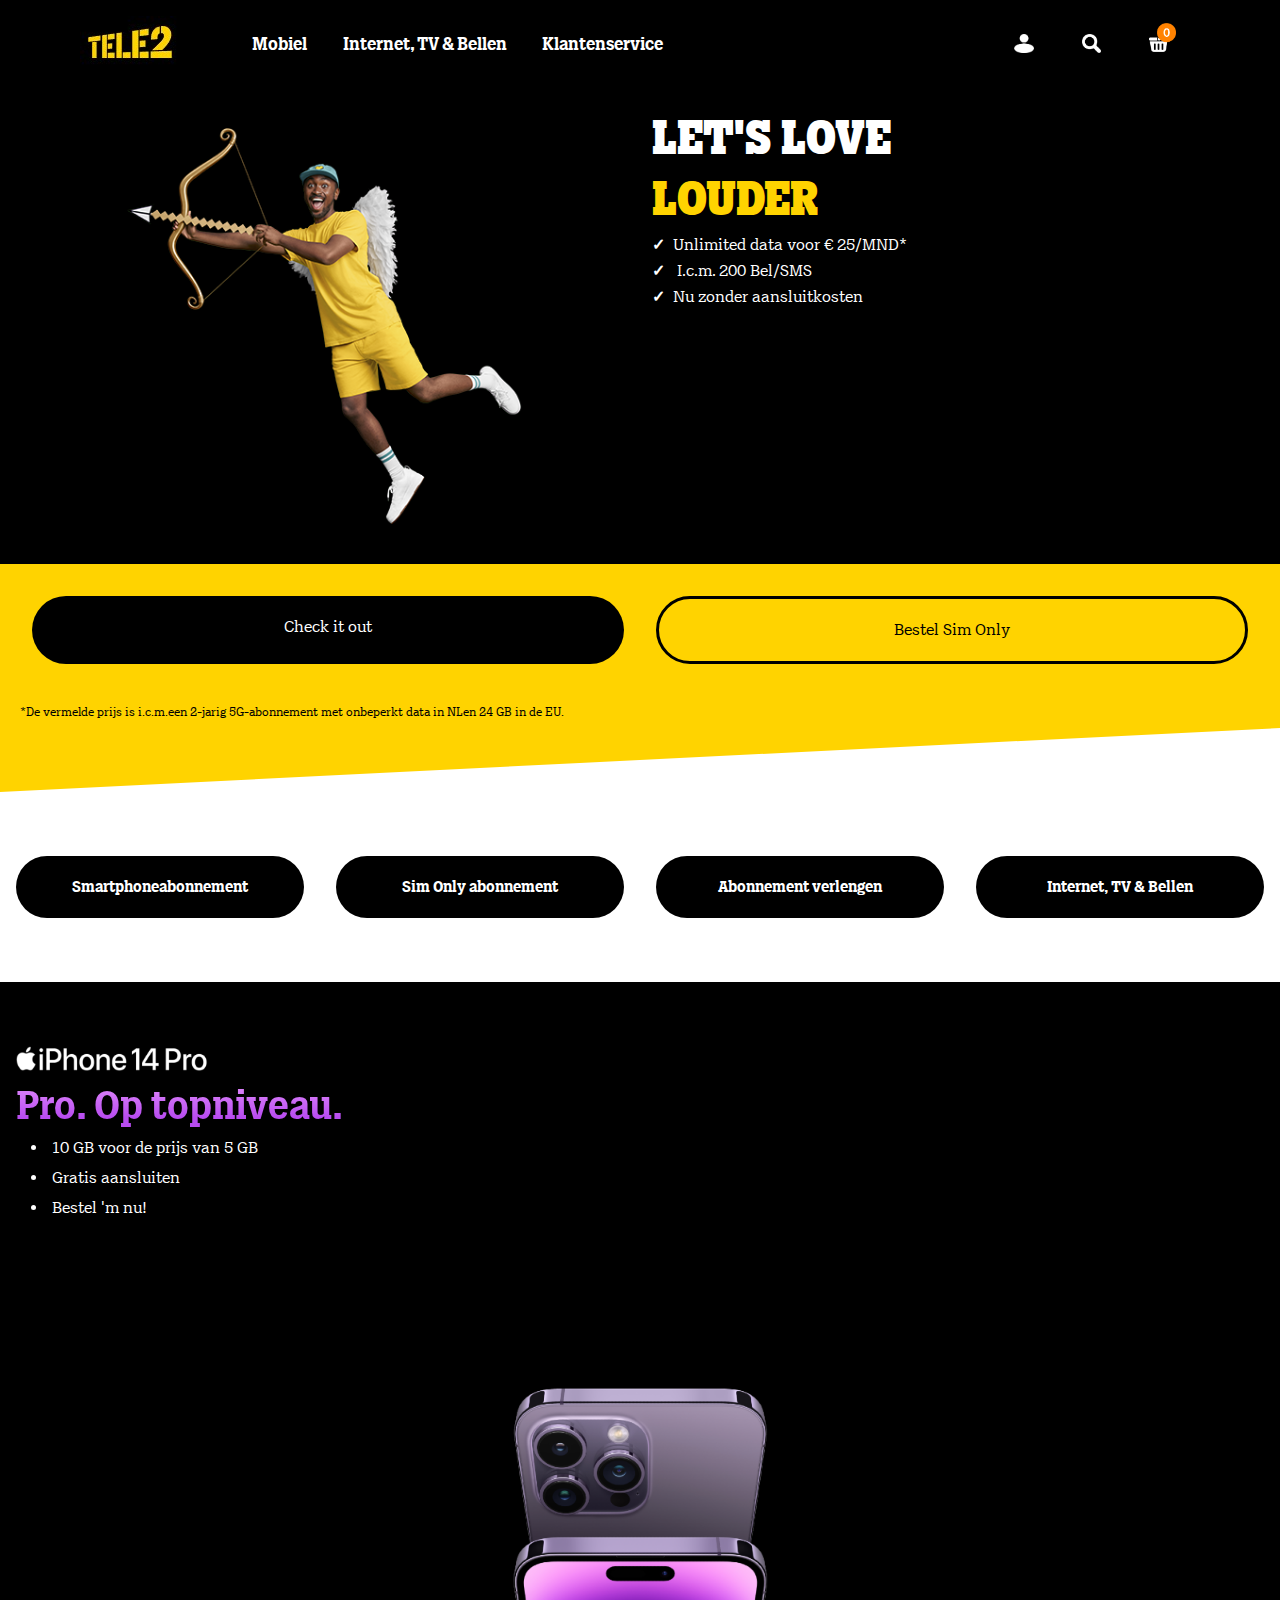
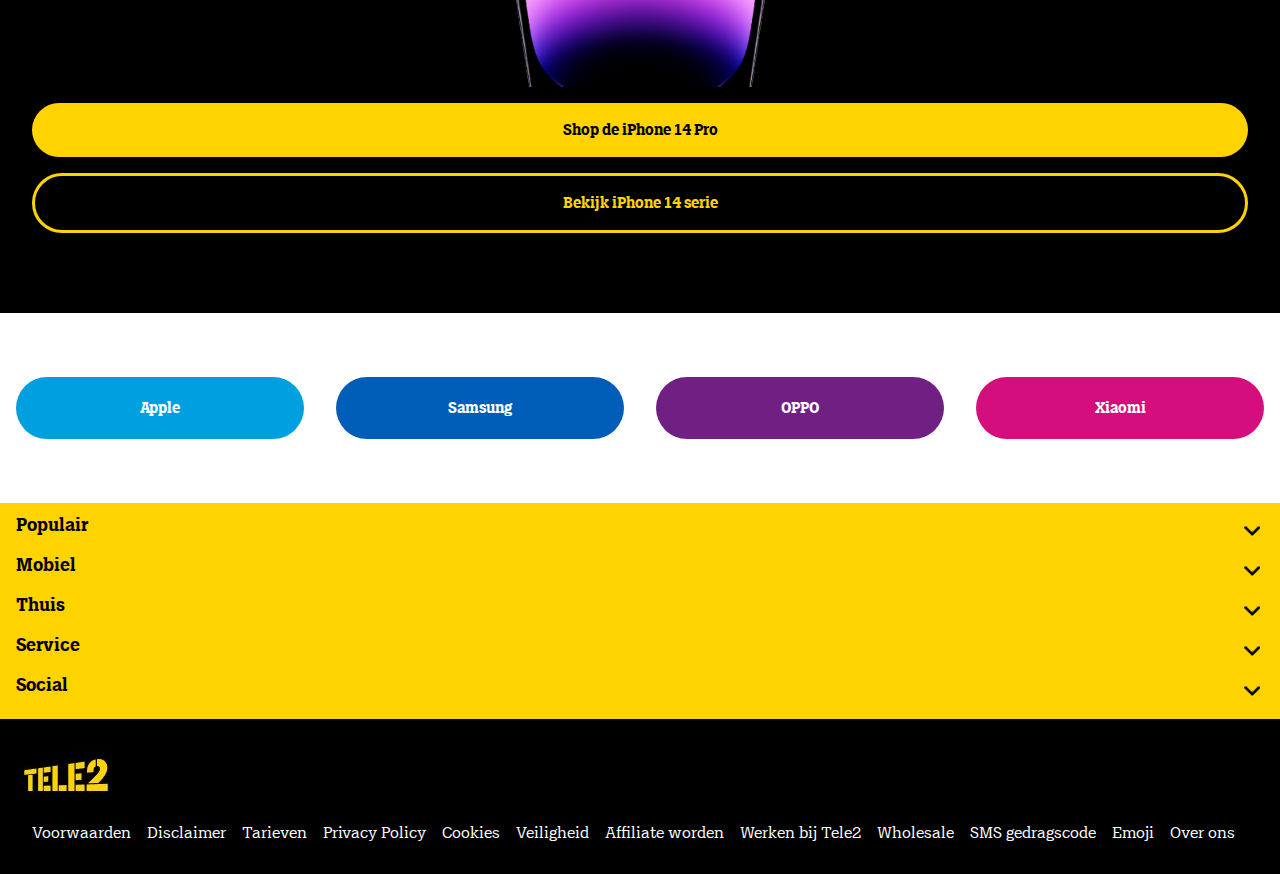
<file: website-tele2/index.html>
<!DOCTYPE html>
<html lang="nl">
  <head>
    <meta charset="UTF-8" />
    <meta http-equiv="X-UA-Compatible" content="IE=edge" />
    <meta name="viewport" content="width=device-width, initial-scale=1.0" />
    <title>Tele2: Alles voor mobiel, vaste telefonie, internet & TV</title>
    <link rel="icon" type="image/x-icon" href="./images/favicon.png" />
    <!-- favicon toevoegen -->

    <!-- stylesheet koppelen (2e niet vergeten!!!!!!!!!!!!)-->
    <link rel="stylesheet" href="styles/styles.css" />
  </head>

  <!-- body hier-->
  <body>
    <header>
      <!-- ontzichtbaar in css-->
      <nav>
        <a href="./index.html"
          ><img src="./images/logo.jpg" alt="Tele2 Logo"
        /></a>
        <ul>
          <li>
            <a href="./index.html"
              ><img
                src="./images/account_icon.png"
                alt="icoontje van een persoon"
            /></a>
          </li>
          <li>
            <a href="./index.html"
              ><img
                src="./images/search_icon.png"
                alt="icoontje van een vergrootglas"
            /></a>
          </li>
          <li>
            <a href="./index.html"
              ><img
                src="./images/mandje_icon.png"
                alt="icoon van een mandje met 0 items erin"
            /></a>
          </li>
          <li>
            <button>
              <!-- deze zijn voor vormgeving hamburger menu :) !-->
              <span></span>
              <span></span>
              <span></span>
            </button>
          </li>
        </ul>

        <section>
          <ul>
            <li>
              <a href="./index.html">Mobiel</a>
            </li>
            <li>
              <a href="./index.html">Internet, TV & Bellen</a>
            </li>
            <li>
              <a href="./index.html">Klantenservice</a>
            </li>
            <li>
              <a href="./index.html">Login</a>
            </li>
            <li>
              <a href="./index.html">Zoeken</a>
            </li>
            <li>
              <a href="./index.html">Winkelmand</a>
            </li>
            <li>
              <a href="./index.html">Webmail</a>
            </li>
          </ul>
          <ul>
            <li>
              <a href="./index.html">Privé</a>
            </li>
            <li>
              <a href="./index.html">Zakelijk</a>
            </li>
          </ul>
        </section>
        <!-- hamburger navigation credits https://codepen.io/shooft/pen/xxzjJeW van Sanne-->
      </nav>
    </header>
    <!--main hieronder-->
    <main>
      <h1>Tele2</h1>
      <section>
        <section>
          <h2 lang="en">Let's love <span>louder</span></h2>
          <!--span voor vormgeving :)-->
          <ul>
            <li>Unlimited data voor € 25/<abbr title="Maand">MND</abbr>*</li>
            <!--span voor engelse taal-->
          </ul>
          <ul>
            <li>
              <abbr title="in combinatie met"> I.c.m.</abbr> 200 Bel/<abbr
                title="short message service"
                >SMS</abbr
              >
            </li>
          </ul>
          <ul>
            <li>Nu zonder aansluitkosten</li>
          </ul>
        </section>
        <section>
          <img
            src="./images/D_2022-0337_TELE2_Love-Campagne-visuals_Mr.Love_01_040_560x420.png"
            alt="Een foto van een man verkleed als cupido, die klaar staat om een pijl te schieten"
          />
        </section>
      </section>
      <section>
        <ul>
          <li>
            <a lang="en" href="./index.html">Check it out</a>
          </li>
          <li>
            <a href="./index.html">Bestel <span lang="en">Sim Only</span></a>
          </li>
        </ul>
      </section>

      <section>
        <p>
          *De vermelde prijs is
          <abbr title="in combinatie met">i.c.m.</abbr>een 2-jarig 5G-abonnement
          met onbeperkt <span lang="en">data</span> in
          <abbr title="Nederland">NL</abbr>en 24
          <abbr title="Gigabyte">GB</abbr> in de
          <abbr title="Europese Unie">EU</abbr>.
        </p>
      </section>

      <section>
        <div></div>
        <!--vormgeving driehoek-->
        <nav>
          <ul>
            <li>
              <a href="./index.html"
                ><span lang="en">Smartphone</span>abonnement</a
              >
            </li>
            <li>
              <a href="./index.html"
                ><span lang="en">Sim Only</span> abonnement</a
              >
            </li>
            <li><a href="./index.html">Abonnement verlengen</a></li>
            <li><a href="./index.html">Internet, TV & Bellen</a></li>
          </ul>
        </nav>
      </section>

      <section>
        <!--paarse text in de image seperated-->
        <!--icon before de eerste tekst-->
        <img
          src="./images/iphone_14_pro_logo.png"
          alt="Iphone 14 pro met apple logo, in het wit."
        />
        <h2>Pro. Op topniveau.</h2>
        <ul>
          <li>
            10 <abbr title="Gigabyte">GB</abbr> voor de prijs van 5
            <abbr title="Gigabyte">GB</abbr>
          </li>
          <li>Gratis aansluiten</li>
          <li>Bestel 'm nu!</li>
        </ul>
        <img
          src="./images/iphone_14_pro_keyvisual.png"
          alt="een foto van twee Iphone 14 pro's, boven elkaar."
        />
        <ul>
          <li>
            <a href="./index.html"
              >Shop de <span lang="en">iPhone</span> 14 Pro</a
            >
          </li>
          <li>
            <a href="./index.html"
              >Bekijk <span lang="en">iPhone</span> 14 serie</a
            >
          </li>
        </ul>
      </section>

      <section>
        <ul>
          <li><a lang="en" href="./index.html">Apple</a></li>
          <li><a lang="en" href="./index.html">Samsung</a></li>
          <li><a href="./index.html">OPPO</a></li>
          <li><a href="./index.html">Xiaomi</a></li>
        </ul>
      </section>
    </main>
    <!--main end, footer incoming-->
    <footer>
      <section>
        <details>
          <summary>Populair</summary>
          <ul>
            <li>
              <a href="./index.html"><span lang="en">iPhone</span> 14 Serie</a>
            </li>
            <li>
              <a href="./index.html"
                ><span lang="en">iPhone</span> 14 Pro Max</a
              >
            </li>
            <li>
              <a href="./index.html"><span lang="en">iPhone</span> 14 Plus</a>
            </li>
            <li>
              <a href="./index.html"><span lang="en">iPhone</span> 13</a>
            </li>
            <li>
              <a href="./index.html"><span lang="en">iPhone</span> 13 Pro</a>
            </li>
            <li>
              <a href="./index.html"
                ><span lang="en">Samsung Galaxy</span> S22</a
              >
            </li>
          </ul>
        </details>
        <details>
          <summary>Mobiel</summary>
          <ul>
            <li><a href="./index.html">Mobiel abonnement</a></li>
            <li><a href="./index.html">Mobiel telefoons</a></li>
            <li><a href="./index.html">Mobiel internet</a></li>
            <li>
              <a href="./index.html"><span lang="en">Sim Only</span></a>
            </li>
            <li><a href="./index.html">Verlengen</a></li>
          </ul>
        </details>
        <details>
          <summary>Thuis</summary>
          <ul>
            <li><a href="./index.html">Internet, Bellen & TV</a></li>
            <li><a href="./index.html">Internet & Bellen</a></li>
            <li><a href="./index.html">Internet & TV</a></li>
            <li><a href="./index.html">Internet</a></li>
            <li><a href="./index.html">Postcodecheck</a></li>
          </ul>
        </details>
        <details>
          <summary><span lang="en">Service</span></summary>
          <ul>
            <li><a href="./index.html">Klantenservice</a></li>
            <li><a href="./index.html">Contact</a></li>
            <li><a href="./index.html">Storingen en onderhoud</a></li>
          </ul>
        </details>
        <details>
          <summary>Social</summary>
          <ul>
            <li><a href="./index.html">Forum</a></li>
            <li><a href="./index.html">Twitter Tele2Nederland</a></li>
            <li><a href="./index.html">Facebook Tele2Nederland</a></li>
            <li><a href="./index.html">Blog</a></li>
          </ul>
        </details>
      </section>
      <section>
        <blockquote>Bepaal het helemaal</blockquote>
        <!--blockquote toestemming van sanne :-)-->
        <a href="./index.html"
          ><img src="./images/logo.jpg" alt="Tele2 Logo"
        /></a>
        <ul>
          <li>
            <a href="./index.html">Voorwaarden</a>
          </li>
          <li>
            <a href="./index.html"><span lang="en">Disclaimer</span></a>
          </li>
          <li>
            <a href="./index.html">Tarieven</a>
          </li>
          <li>
            <a href="./index.html"><span lang="en">Privacy Policy</span></a>
          </li>
          <li>
            <a href="./index.html">Cookies</a>
          </li>
          <li>
            <a href="./index.html">Veiligheid</a>
          </li>
          <li>
            <a href="./index.html"><span lang="en">Affiliate worden</span></a>
          </li>
          <li>
            <a href="./index.html">Werken bij Tele2</a>
          </li>
          <li>
            <a href="./index.html"><span lang="en">Wholesale</span></a>
          </li>
          <li>
            <a href="./index.html"
              ><abbr title="short message service">SMS</abbr> gedragscode</a
            >
          </li>
          <li>
            <a href="./index.html">Emoji</a>
          </li>
          <li>
            <a href="./index.html">Over ons</a>
          </li>
        </ul>
        <p>© <span lang="en">Copyright</span> Tele2 Nederland</p>
      </section>
    </footer>
    <script src="./scripts/index.js" defer></script>
    <!-- javascript -->
  </body>
</html>
</file>
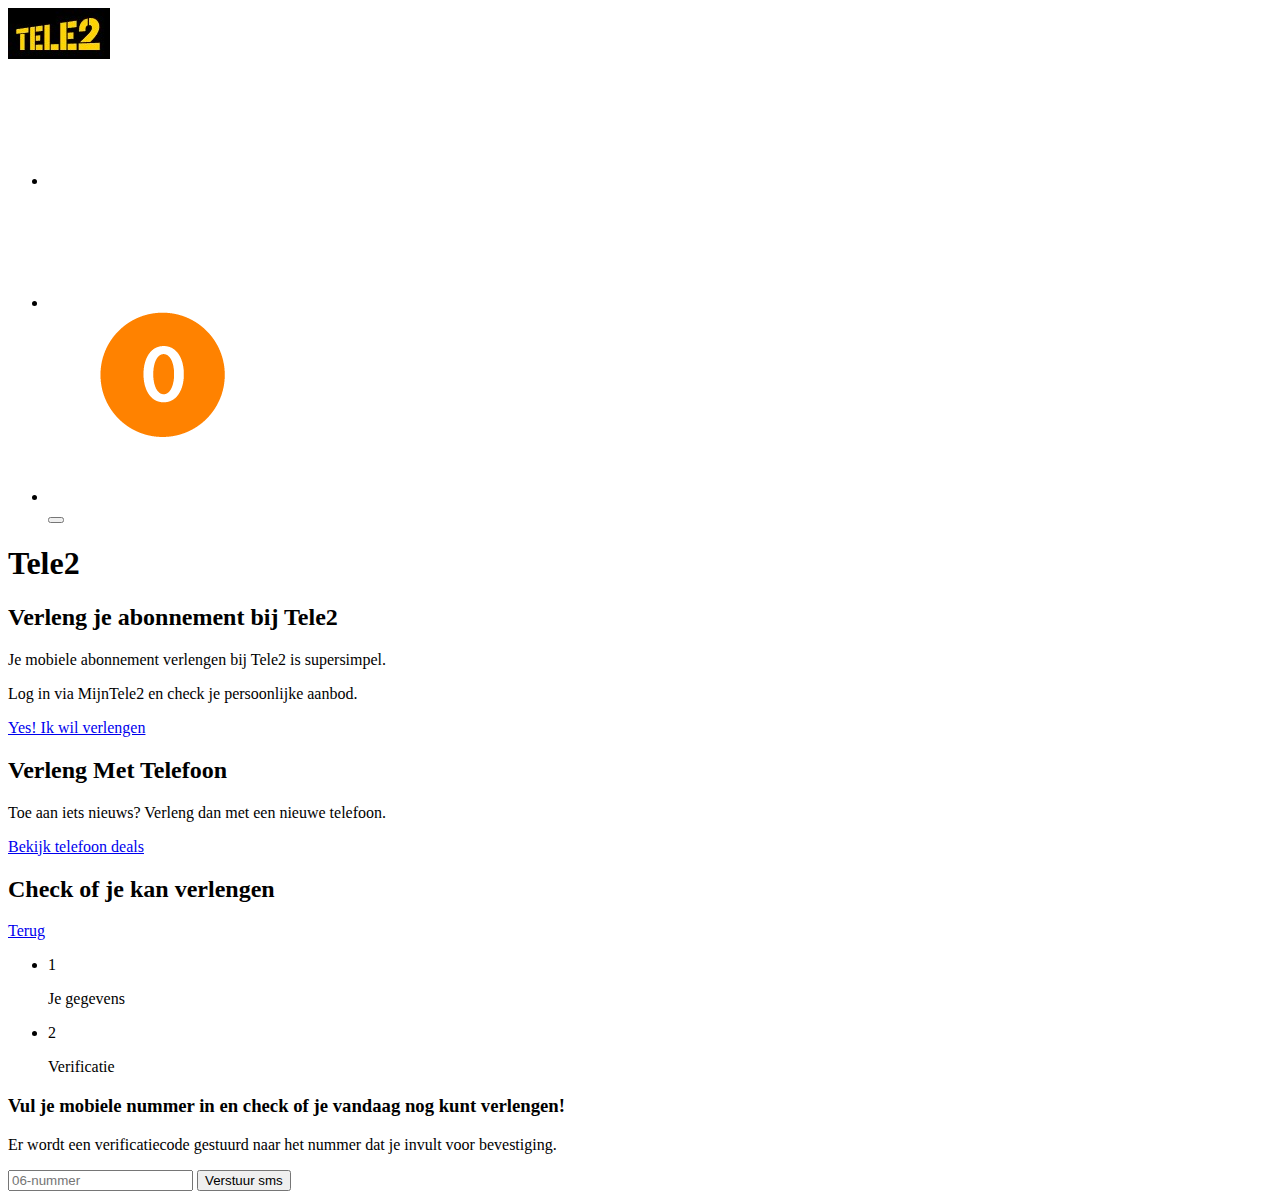
<file: website-tele2/abonnement-verlengen.html>
<!DOCTYPE html>
<html lang="nl">
  <head>
    <meta charset="UTF-8" />
    <meta http-equiv="X-UA-Compatible" content="IE=edge" />
    <meta name="viewport" content="width=device-width, initial-scale=1.0" />
    <title>Tele2: Alles voor mobiel, vaste telefonie, internet & TV</title>
    <link rel="icon" type="image/x-icon" href="./images/favicon.png" />
    <!-- favicon toevoegen -->

    <!-- stylesheet koppelen (2e niet vergeten!!!!!!!!!!!!)-->
  </head>

  <!-- body hier-->
  <body>
    <header>
      <nav>
        <a href="./index.html"
          ><img src="./images/logo.jpg" alt="Tele2 Logo"
        /></a>
        <!-- ontzichtbaar in css-->
        <ul>
          <li>
            <a href="./index.html"
              ><img
                src="./images/account_icon.png"
                alt="icoontje van een persoon"
            /></a>
          </li>
          <li>
            <a href="./index.html"
              ><img
                src="./images/search_icon.png"
                alt="icoontje van een vergrootglas"
            /></a>
          </li>
          <li>
            <a href="./index.html"
              ><img
                src="./images/mandje_icon.png"
                alt="icoon van een mandje met 0 items erin"
            /></a>
          </li>
          <section>
            <button href="./index.html">
              <!-- deze zijn voor vormgeving hamburger menu :) !-->
              <span></span>
              <span></span>
              <span></span>
            </button>
            <!-- hamburger navigation?-->
          </section>
        </ul>
      </nav>
    </header>
    <!--main hieronder-->
    <main>
      <h1>Tele2</h1>
      <section>
        <h2>Verleng <span>je abonnement bij Tele2</span></h2>
        <!--span voor vormgeving :)-->
        <p>Je mobiele abonnement verlengen bij Tele2 is supersimpel.</p>
        <p>Log in via MijnTele2 en check je persoonlijke aanbod.</p>
        <a href="./index.html">Yes! Ik wil verlengen</a>
      </section>
      <section>
        <h2>Verleng Met Telefoon</h2>
        <p>Toe aan iets nieuws? Verleng dan met een nieuwe telefoon.</p>
        <a href="./index.html">Bekijk telefoon deals</a>
      </section>
      <section>
        <section>
          <h2>Check of je kan verlengen</h2>
          <a href="./index.html" title="Terug naar homepage">Terug</a>
          <ul>
            <li>
              <div>1</div>
              <p>Je gegevens</p>
              <!--divs voor de cirkels-->
            </li>
            <div></div>
            <!--divs voor de lijn tussen de cirkels-->
            <li>
              <div>2</div>
              <p>Verificatie</p>
            </li>
          </ul>
        </section>
        <h3>
          Vul je mobiele nummer in en check of je vandaag nog kunt verlengen!
        </h3>
        <p>
          Er wordt een verificatiecode gestuurd naar het nummer dat je invult
          voor bevestiging.
        </p>
        <input type="tel" placeholder="06-nummer" name="telefoonnummer" />
        <input type="submit" value="Verstuur sms" />
      </section>
      <!--title voor text wat verschijnt :)-->
    </main>
    <!--main end, footer incoming-->
    <footer>
      <script src="./scripts/index.js" defer></script>
      <!-- javascript -->
    </footer>
  </body>
</html>
</file>
<file: website-tele2/styles/styles.css>
@font-face {
  font-family: "tele2";
  src: url("../fonts/tele2slabweb-regular.woff2") format("woff2");
  font-weight: 400;
}

@font-face {
  font-family: "tele2";
  src: url("../fonts/tele2slabweb-bold.woff2") format("woff2");
  font-weight: 700;
}

@font-face {
  font-family: "tele2";
  src: url("../fonts/tele2slabweb-heavy.woff2") format("woff2");
  font-weight: 800;
}

@font-face {
  font-family: "tele2";
  src: url("../fonts/tele2slabweb-italic.woff2") format("woff2");
  font-weight: 400;
  font-style: italic;
}

* {
  margin: 0;
  padding: 0;
  box-sizing: border-box;
  font-family: "tele2", Helvetica, Arial, sans-serif;
}

/********************/
/* fonts en resets */
/******************/

/*****************/
/* kleurenpalet */
/***************/
:root {
  --achtergrond-kleur-1: #000000;
  --achtergrond-kleur-2: #ffd300;
  --achtergrond-kleur-2-hover: #ecdc8d;
  --achtergrond-kleur-2-hover-donker: #cca900;
  --achtergrond-kleur-3: #ffffff;
  --iPhone-tekst-kleur: linear-gradient(
    rgb(232 150 253),
    rgb(184 76 240) 72%
  ); /* credit: https://cssgradient.io/ */

  --button-reeks-zwart-hover-kleur: #808080;

  --button-reeks-onder-kleur1: #009fdf;
  --button-reeks-onder-kleur1-hover: #9adffa;

  --button-reeks-onder-kleur2: #005eb8;
  --button-reeks-onder-kleur2-hover: #88b3db;

  --button-reeks-onder-kleur3: #702082;
  --button-reeks-onder-kleur3-hover: #d0acd8;

  --button-reeks-onder-kleur4: #d40f7d;
  --button-reeks-onder-kleur4-hover: #ffacdb;

  --achtergrond-kleur-nav-button: #f6f6f6;
  --text-kleur-nav-button2: #a4a4a4;

  /*de hover kleuren zijn aangepast tegenover het origineel voor meer accesibility :) */
}

/**********************/
/* op de hele pagina */
/********************/

body.open {
  overflow: hidden;
}

/*niet scrollen wanneer menu rechts open :)*/
html.menuOpen {
  overflow: hidden;
}

a {
  font-family: "tele2", Helvetica, Arial, sans-serif;
  text-decoration: none;
  color: (var(--achtergrond-kleur-3));
}

ul {
  list-style: none;
}

h2 {
  font-weight: 800;
  font-size: 2.5em;
}

abbr {
  text-decoration: none;
}

main > section {
  padding: 0.5em;
}

footer > section {
  padding: 0.5em;
}

a:focus {
  padding: 0.5em;
  border-color: var(--achtergrond-kleur-2);
  border-width: 4em;
  filter: drop-shadow(0px 10px 0px var(--achtergrond-kleur-1));
  filter: saturate(120%);
}

a:active {
  font-weight: 800;
  font-size: 1.2em;
}

button:not([disabled]),
summary {
  cursor: pointer;
}

button {
  border: none;
  background: none;
}

/***********/
/* header */
/*********/

header {
  background-color: black;
  position: sticky;
  top: 0;
}

header nav {
  align-items: center;
  display: flex;
  flex-direction: row;
  justify-content: space-between;
}

h1 {
  /*doei h1 :)*/
  position: fixed;
  left: -9999em;
}

/*iets meer ruimte boven tele 2 logo*/
body header > a img {
  padding-top: 2em;
  height: 3.5em;
}

header > nav ul {
  /*de nav rechts*/
  /* margin: 0.25em; */
  display: flex;
  align-items: center;
  height: 100%;
}

/*extra ruimte om icoon goed aan te klikken*/
header > nav ul li:hover img {
  filter: invert(100%);
}

header > nav > ul > li a {
  display: block;
  padding: 0.6em 0.5em;
  height: 100%;
}

header > nav ul li:hover a {
  background-color: var(--achtergrond-kleur-3);
}

header nav ul li img {
  /*de images in de nav*/
  max-width: 1.2em;
  margin: 0.5em 1em 0.25em 1em;
  padding: 1em 0em;
}

header nav ul li:nth-of-type(3) img {
  /*het mandje om groter te maken :)*/
  max-width: 1.7em;
  margin: 0.25em 1em;
  margin-top: -0.2em;
}

/****************************/
/* knopje hamburger menuuuuu/   
 credit: https://codepen.io/shooft/pen/dymRMBZ */
header li button {
  display: grid;
  place-items: center;
  padding: 3.2em 1em;
  height: 100%;
  margin: 0;
}

/*padding rechts voor wanneer de scrollbar verdwijnt*/
header li button.open {
  padding-right: 2em;
  padding-left: 2em;
  background-color: var(--achtergrond-kleur-3);
}

/* alle 3 spans streepjes*/
header li button > span {
  grid-row-start: 1;
  grid-column-start: 1;
  width: 1.6em;
  height: 0.25em;
  background-color: var(--achtergrond-kleur-3);
  transition-duration: 0.5s;
}

/*span 1 dicht*/
header li button span:nth-of-type(1) {
  transform: translateY(-0.4em);
}

/*span 2 staat al goed*/

/*span 3 dicht */
header li button span:nth-of-type(3) {
  transform: translateY(0.4em);
}

/*************/
/*span 1 open*/
/***********/
header li button.menuOpen span:nth-of-type(1) {
  transform: rotate(45deg) scalex(1.25);
  filter: invert(100%);
}

/*span 2 open*/
header li button.menuOpen span:nth-of-type(2) {
  opacity: 0;
}

/*span 3 open*/
header li button.menuOpen span:nth-of-type(3) {
  transform: rotate(-45deg) scalex(1.25);
  filter: invert(100%);
}

/********************/
/* uitschuif menu  */
/******************/

/* wanneer hij closed is*/

header nav > section {
  font-size: 1.1em;
  height: 100%;
  width: 100%;
  position: fixed;
  inset: 5em 0 0 0; /* zorgt ervoor dat het boven de pagina staat*/
  background-color: var(--achtergrond-kleur-3);
  transition: 0.1s;
  z-index: 100000;

  transform: translateX(100%);
  transition: transform 0.3s; /* zodat het geen gekke animatie op andere dingen doet*/
}

/*wanneer hij open is*/
header nav > section.open {
  transform: translateX(0%);
}

header nav > section ul {
  flex-direction: column;
  width: 100%;
}

header nav > section ul li {
  width: 100%;
  /* display: flex;
  justify-content: space-between; */
}

/* eerste 3 van de nav dikkere tekst*/
header nav > section ul:nth-of-type(1) li:nth-child(-n + 3) {
  font-weight: 700;
  display: flex;
  justify-content: space-between;
  align-items: center;
}

/* pijltje erachter*/
header nav > section ul:nth-of-type(1) li:nth-child(-n + 3)::after {
  content: "";
  display: inline-block; /* zodat het niet op een nieuwe regel komt*/
  width: 2.5rem;
  aspect-ratio: 1/1;
  background-color: none;

  background-image: url(../images/arrow-summary.png);
  background-size: 40% 40%;
  background-position: center center;
  background-repeat: no-repeat;
}

/* ruimte maken*/
header nav > section ul:nth-of-type(1) li {
  padding: 1em;
  border-color: var(--achtergrond-kleur-nav-button);
  border-style: solid;
  border-width: 2px;
}

/* onderste twee links sidebar*/
header nav > section ul:nth-of-type(2) {
  display: flex;
  flex-direction: row;
  width: 100%;
  margin-top: 5em;
}

/* prive*/
header nav > section ul:nth-of-type(2) li:nth-of-type(1) {
  font-weight: 700;
  padding: 2em;
  border-color: var(--achtergrond-kleur-nav-button);
  border-style: solid;
  border-width: 2px;
  text-align: center;
}

/* zakelijk*/
header nav > section ul:nth-of-type(2) li:nth-of-type(2) {
  background-color: var(--achtergrond-kleur-nav-button);
  color: var(--text-kleur-nav-button2);
  padding: 2em;

  border-color: var(--achtergrond-kleur-nav-button);
  border-style: solid;
  border-width: 2px;
  text-align: center;
}

/* main css later verplaatsen!!!!!!!!!!!!!!!!!!!!!!!!!!!!!!!!!!!!!!!!!!!!!!!!!!!!!!!!!!!!!!!!!!!!!!!!!*/

/**********/
/***********/
/* main!! */
/*********/
/**********/

/**************/
/* section 1 */
/************/

/* credit: https://stackoverflow.com/questions/34141950/how-to-use-tick-checkmark-symbol-instead-of-bullets-in-unordered-list */
/*list style een checkmark maken, en dikker*/
main section > section:nth-of-type(1) > ul li:before {
  content: "✓";
  font-weight: 800;
  margin: 0.5em;
}

main section > section:nth-of-type(1) > ul {
  margin: 0.25em;
}

h2:nth-child(1) {
  color: var(--achtergrond-kleur-3);
  padding: 0.25em 0.25em 0em 0.25em;
}

h2:nth-child(1) span {
  /*om het laatste woord geel te maken*/
  color: var(--achtergrond-kleur-2);
  display: block;
}

main section > section:nth-of-type(1) ul {
  color: var(--achtergrond-kleur-3);
}

main section > section:nth-of-type(3) {
  background-color: var(--achtergrond-kleur-2);
}

main > section:nth-of-type(1) {
  background-color: var(--achtergrond-kleur-1);
}

/* cupido man!!!!*/
main section > section:nth-of-type(2) > img {
  width: 22em;
  display: block;
  margin-top: 2em;
  margin-bottom: 2em;
  margin-left: auto;
  margin-right: auto;
}

/* kleine voorwaarden tekst*/
main > section:nth-of-type(3) > p {
  font-size: 0.75em;
  padding-left: 1em;
}

main > section:nth-of-type(3) {
  background-color: var(--achtergrond-kleur-2);
}

/**********************************/
/* section 2 >> "check it out!"  */
/********************************/

main > section:nth-of-type(2) {
  background-color: var(--achtergrond-kleur-2);
  padding: 1em;
}

/*algemene styling buttons*/
main section:nth-of-type(2) ul {
  text-align: center;
}

main section:nth-of-type(2) ul li {
  margin: 1em;
  border-radius: 100px;
  padding: 1.25em 0em;
}

/*eerste zwarte blokje*/
main section:nth-of-type(2) ul li:nth-of-type(1) {
  background-color: var(--achtergrond-kleur-1);
  color: var(--achtergrond-kleur-3);
  transition: background-color 0.3s ease-in-out, color 0.3s ease-in;
}

/*zwarte blokje hover*/
main section:nth-of-type(2) ul li:nth-of-type(1):hover {
  background-color: var(--button-reeks-zwart-hover-kleur);
  color: var(--achtergrond-kleur-3);
  text-shadow: 1px 1px var(--achtergrond-kleur-1),
    2px 2px var(--achtergrond-kleur-1);
}

/*tweede gele blokje*/
main section:nth-of-type(2) ul li:nth-of-type(2) {
  background-color: var(--achtergrond-kleur-2);
  border: solid;
  border-width: 3px;
  border-color: var(--achtergrond-kleur-1);
  transition: background-color 0.3s ease-in-out, color 0.3s ease-in;
}

/*gele blokje hover*/
main section:nth-of-type(2) ul li:nth-of-type(2):hover {
  background-color: var(--achtergrond-kleur-1);
  color: var(--achtergrond-kleur-3);
}

/* gele driehoek!!!!!! credit:http://apps.eky.hk/css-triangle-generator/*/
main section:nth-of-type(4) > div {
  width: 0;
  height: 0;
  border-style: solid;
  border-width: 4em 100vw 0 0px;
  border-color: var(--achtergrond-kleur-2) transparent transparent transparent;
}

/***********************************/
/* section 4: zwarte list linkjes */
/*********************************/

/* eerst padding weghalen voor de gele driehoek, dan weer terug geven*/
main > section:nth-of-type(4) {
  padding: 0em;
  background-color: var(--achtergrond-kleur-3);
}

main > section:nth-of-type(4) ul {
  padding: 3em 0em;
}

/*list link styling*/
main section:nth-of-type(4) ul li {
  text-align: center;
  font-weight: 700;
  background-color: var(--achtergrond-kleur-1);
  color: var(--achtergrond-kleur-3);
  margin: 1em;
  border-radius: 100px;
  padding: 1.25em 0em;
  transition: background-color 0.3s ease-in-out, color 0.3s ease-in;
}

/*list link styling hover*/
main section:nth-of-type(4) ul li:hover {
  background-color: var(--button-reeks-zwart-hover-kleur);
  color: var(--achtergrond-kleur-3);
  text-shadow: 1px 1px var(--achtergrond-kleur-1),
    2px 2px var(--achtergrond-kleur-1);
}

/*****************************************/
/* section 5 >> iphone pro op topniveau */
/*****************************************/

main > section:nth-of-type(5) {
  background-color: var(--achtergrond-kleur-1);
  padding: 4em 1em;
}

/* dikkere link font*/
main section:nth-of-type(5) ul li a {
  font-weight: 700;
}

main > section:nth-of-type(5) > img:nth-of-type(1) {
  width: 12em;
}

/*center image*/
main > section:nth-of-type(5) > img:nth-of-type(2) {
  margin: auto;
  display: block;
  width: 28em;
}

/* cirkels bij de eerste list maar niet bij de 2e*/
main > section:nth-of-type(5) ul:nth-of-type(1) {
  list-style: disc;
  color: var(--achtergrond-kleur-3);
  margin-left: 2em;
  margin-bottom: 8em;
}

/* extra ruimte bij list items */
main > section:nth-of-type(5) ul:nth-of-type(1) li {
  padding: 0.25em;
}

/* eerste blokje geel*/
main > section:nth-of-type(5) ul:nth-of-type(2) li:nth-of-type(1) {
  text-align: center;
  color: var(--achtergrond-kleur-1);
  margin: 1em;
  padding: 1em 0em;
  background-color: var(--achtergrond-kleur-2);
  border-radius: 100px;
  transition: background-color 0.3s ease-in-out, color 0.3s ease-in;
}

/* tweede blokje alleen gele outline*/
main > section:nth-of-type(5) ul:nth-of-type(2) li:nth-of-type(2) {
  text-align: center;
  color: var(--achtergrond-kleur-2);
  margin: 1em;
  border-radius: 100px;
  border: solid;
  border-width: 3px;
  border-color: var(--achtergrond-kleur-2);
  padding: 1em 0em;
  background-color: var(--achtergrond-kleur-1);
  transition: background-color 0.3s ease-in-out, color 0.3s ease-in;
}

/*transitions*/
/* 1e blokje geel*/
main > section:nth-of-type(5) ul:nth-of-type(2) li:nth-of-type(1):hover {
  background-color: var(--achtergrond-kleur-2-hover);
}

/* tweede blokje alleen gele outline*/
main > section:nth-of-type(5) ul:nth-of-type(2) li:nth-of-type(2):hover {
  color: var(--achtergrond-kleur-3);
  background-color: var(--achtergrond-kleur-2-hover-donker);
  text-shadow: 1px 1px var(--achtergrond-kleur-1),
    2px 2px var(--achtergrond-kleur-1);
}

/* paarse gradient tekst*/
h2:nth-child(2) {
  background-image: var(--iPhone-tekst-kleur);
  -webkit-background-clip: text;
  background-clip: text;
  color: transparent;
  font-weight: 700;
}
/**************/
/* section 6 */
/************/
/* dikkere link font*/
main section:nth-of-type(6) ul li a {
  font-weight: 700;
}

main section:nth-of-type(6) {
  display: grid;
  background-color: var(--achtergrond-kleur-3);
  padding: 3em 0em;
}

/*algemene styling buttons*/
main section:nth-of-type(6) ul {
  text-align: center;
}

main section:nth-of-type(6) ul li {
  margin: 1em;
  border-radius: 100px;
  padding: 1.25em 0em;
}

main section:nth-of-type(6) ul li a {
  color: var(--achtergrond-kleur-3);
}

/******************/
/*kleuren buttons*/
/****************/

/* apple button lichtblauw*/
main section:nth-of-type(6) ul li:nth-of-type(1) {
  margin: 1em;
  background-color: var(--button-reeks-onder-kleur1);
  transition: background-color 0.15s ease-in-out, color 0.2s ease-in;
  /*transition duration is aangepast tegenover het origineel om sneller te zijn a.d.h.v feedback acces. test*/
}
/* samsung button blauw*/
main section:nth-of-type(6) ul li:nth-of-type(2) {
  margin: 1em;
  background-color: var(--button-reeks-onder-kleur2);
  transition: background-color 0.15s ease-in-out, color 0.2s ease-in;
}

/* OPPO button paars*/
main section:nth-of-type(6) ul li:nth-of-type(3) {
  margin: 1em;
  background-color: var(--button-reeks-onder-kleur3);
  transition: background-color 0.15s ease-in-out, color 0.2s ease-in;
}
/* xiaomi button roze*/
main section:nth-of-type(6) ul li:nth-of-type(4) {
  margin: 1em;
  background-color: var(--button-reeks-onder-kleur4);
  transition: background-color 0.15s ease-in-out, color 0.2s ease-in;
}

/************************/
/*andere states buttons*/
/**********************/

main section:nth-of-type(6) ul li:nth-of-type(1):hover {
  background-color: var(--button-reeks-onder-kleur1-hover);
  text-shadow: 1px 1px var(--achtergrond-kleur-1),
    2px 2px var(--achtergrond-kleur-1);
}

main section:nth-of-type(6) ul li:nth-of-type(2):hover {
  background-color: var(--button-reeks-onder-kleur2-hover);
  text-shadow: 1px 1px var(--achtergrond-kleur-1),
    2px 2px var(--achtergrond-kleur-1);
}

main section:nth-of-type(6) ul li:nth-of-type(3):hover {
  background-color: var(--button-reeks-onder-kleur3-hover);
  text-shadow: 1px 1px var(--achtergrond-kleur-1),
    2px 2px var(--achtergrond-kleur-1);
}

main section:nth-of-type(6) ul li:nth-of-type(4):hover {
  background-color: var(--button-reeks-onder-kleur4-hover);
  text-shadow: 1px 1px var(--achtergrond-kleur-1),
    2px 2px var(--achtergrond-kleur-1);
}

/*******************/
/***********/
/* footer */
/*********/
/*******************/

footer section {
  padding-left: 1em;
}

footer > section:nth-of-type(1) {
  background-color: var(--achtergrond-kleur-2);
}

footer > section summary {
  color: var(--achtergrond-kleur-1);
}

footer > section:first-of-type ul li a {
  color: var(--achtergrond-kleur-1);
}

/* summary die uitklapt*/
footer > section details summary {
  display: flex;
  flex-direction: row;
  justify-content: space-between;
}

footer > section details summary {
  font-weight: 700;
  font-size: 1.2em;
}

/*pijltje begin van summary weghalen en vervangen*/
footer > section details summary::marker {
  content: none;
}

/*icoontje bij details summary*/
footer > section details summary::after {
  content: "";
  display: inline-block; /* zodat het niet op een nieuwe regel komt*/
  width: 2.5rem;
  aspect-ratio: 1/1;
  background-color: none;

  background-image: url(../images/arrow-summary.png);
  background-size: 40% 40%;
  background-position: center center;
  background-repeat: no-repeat;

  transition: 0.3s;
  transition-timing-function: ease-out;
  transform: rotate(90deg);
}

footer > section details[open] summary::after {
  transform: rotate(-90deg);
}

/*************/
/* article 7*/
/***********/

footer > section:nth-of-type(2) {
  background-color: var(--achtergrond-kleur-1);
}

footer > section:nth-of-type(2) li {
  color: var(--achtergrond-kleur-3);
}

section blockquote {
  /* "bepaal het allemaal!*/
  color: var(--achtergrond-kleur-1);
}

footer > section:nth-of-type(2) > ul {
  display: flex;
  flex-direction: row;
  align-content: flex-start;
  flex-wrap: wrap;
}

footer > section:nth-of-type(2) > ul li {
  padding: 1em 0em 0em 1em;
  font-weight: 400;
}

footer > section:nth-of-type(2) > ul li:hover {
  text-decoration: underline;
}

footer > section details ul li {
  margin: 1em 0em;
  font-weight: 300;
}

/********************************/
/****** media query ************/
/******************************/

/*********/
/*header*/
/*******/

@media (min-width: 1024px) {
  header,
  nav {
    width: 100%;
  }

  header {
    display: flex;
    justify-content: center;
  }

  header nav {
    max-width: 70em;
  }

  header > nav ul li:hover a {
    color: var(--achtergrond-kleur-1);
  }

  header nav > ul {
    order: 3000;
    height: unset; /* height reset*/
    width: unset; /*width reset*/
    transition: none;
  }

  header nav > section {
    order: 200;
    position: relative;
    background: none;
    display: block;
    flex-direction: row;
    color: var(--achtergrond-kleur-3);
    height: unset; /* height reset*/
    width: unset; /*width reset*/
    flex: 1;
    transform: translateX(0);
    inset: 0 0 0 0; /*naar onder*/

    margin-left: 3em;
  }

  header nav > section ul {
    flex-direction: row;
    padding: 0;
    margin: 0;
    background-color: transparent;
    border: none;

    height: unset; /* height reset*/
    width: unset; /*width reset*/
  }

  /*2e nav ding weg*/
  header nav > section ul:nth-of-type(2),

  header nav section li:nth-child(4),
  header nav section li:nth-child(5),
/*dingen in de nav weg*/
  header nav section li:nth-child(6),
  header nav section li:nth-child(7),
  header nav > ul li:last-child /*hamburger menu knopje*/ {
    display: none;
  }

  /* border om de links weg */
  header nav > section ul:nth-of-type(1) li {
    border: none;
    width: unset;
  }

  /*tekentje in de nav weg*/
  header nav > section ul:nth-of-type(1) li:nth-child(-n + 3)::after {
    content: none;
  }

  /*****************************/
  /*main***********************/
  /***************************/

  /**************/
  /* section 1 */
  /************/

  main > section:nth-of-type(1) {
    display: grid;
    grid-template-columns: repeat(
      2,
      1fr
    ); /* 2 rijen, pakken evengroot gedeelte */
  }

  /* tekst section 1!!!!*/
  main section > section:nth-of-type(1) {
    order: 2;
  }

  /* cupido man section!!!!*/
  main section > section:nth-of-type(2) {
    order: 1;
  }

  /* cupido man zelf!!!!*/
  main section > section:nth-of-type(2) img {
    width: 33em;
  }

  main section:nth-of-type(2) ul {
    display: grid;
    text-align: center;
    grid-template-columns: repeat(2, 1fr);
  }

  h2:nth-child(1) {
    padding: 0.25em 0.25em 0em 0.25em;
    font-size: 3em;
  }

  /***********************************/
  /* section 4: zwarte list linkjes */
  /*********************************/

  main > section:nth-of-type(4) ul {
    display: grid;
    grid-template-columns: repeat(2, 1fr);
  }

  /******************/
  /* section 6******/
  /*kleurenbuttons*/
  /***************/

  main section:nth-of-type(6) ul {
    display: grid;
    grid-template-columns: repeat(2, 1fr);
  }
}

/********************************/
/****** media query TWEE *******/
/******************************/

@media (min-width: 1280px) {
  /***********************************/
  /* section 4: zwarte list linkjes */
  /*********************************/

  main > section:nth-of-type(4) ul {
    display: grid;
    grid-template-columns: repeat(4, 1fr);
  }

  /******************/
  /* section 6******/
  /*kleurenbuttons*/
  /***************/

  main section:nth-of-type(6) ul {
    display: grid;
    grid-template-columns: repeat(4, 1fr);
  }
}
</file>
